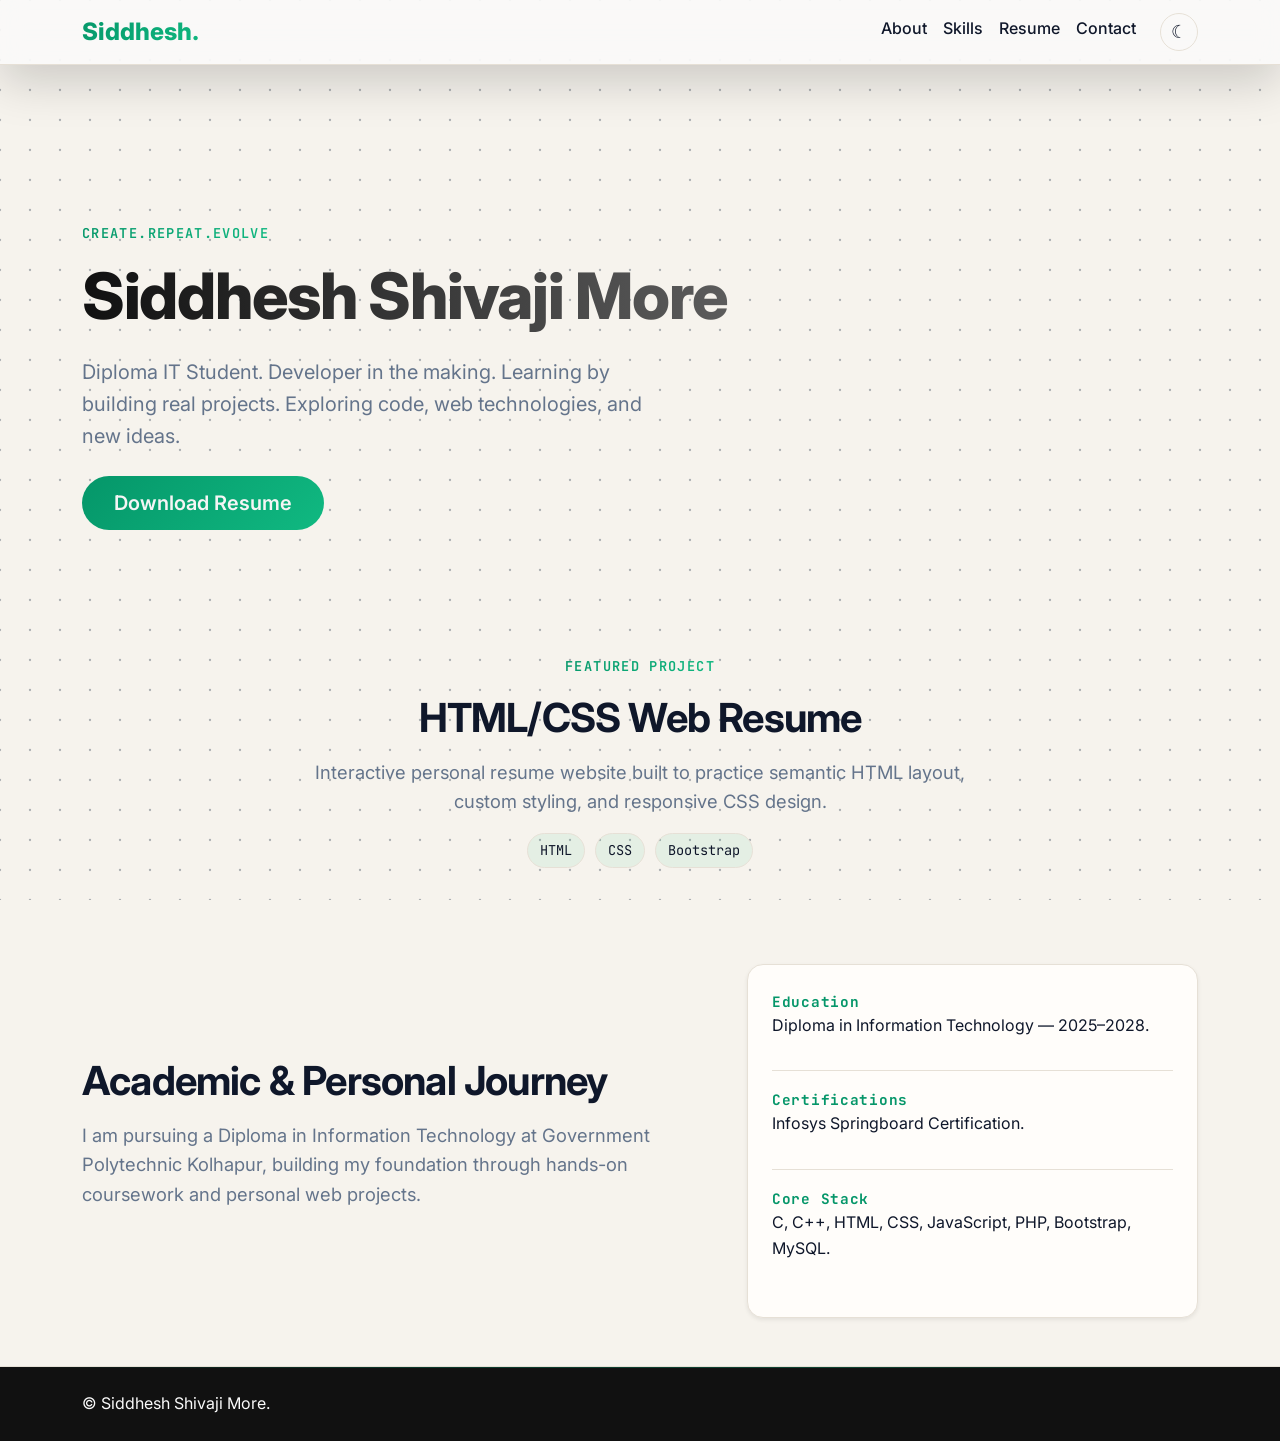
<file: index.html>
﻿<!doctype html>
<html lang="en" data-bs-theme="dark">
  <head>
    <meta charset="UTF-8" />
    <meta name="viewport" content="width=device-width, initial-scale=1.0" />
    <meta
      name="description"
      content="Portfolio of Siddhesh More - Diploma IT Student and aspiring Full-Stack Web Developer."
    />
    <title>Siddhesh | Portfolio</title>
    <link
      href="https://cdn.jsdelivr.net/npm/bootstrap@5.3.8/dist/css/bootstrap.min.css"
      rel="stylesheet"
    />
    <link
      href="https://fonts.googleapis.com/css2?family=Inter:wght@400;500;600;700;800&family=JetBrains+Mono:wght@400;500&display=swap"
      rel="stylesheet"
    />
    <script src="main.js" defer></script>
    <link rel="stylesheet" href="my.css" />
  </head>
  <body>
    <nav class="navbar navbar-expand-lg navbar-glass shadow-lg">
      <div class="container">
        <a class="navbar-brand fw-bold fs-4" href="index.html">Siddhesh.</a>
        <button
          class="navbar-toggler"
          type="button"
          data-bs-toggle="collapse"
          data-bs-target="#navbarNav"
          aria-controls="navbarNav"
          aria-expanded="false"
          aria-label="Toggle"
        >
          <span class="navbar-toggler-icon"></span>
        </button>

        <div class="collapse navbar-collapse" id="navbarNav">
          <ul class="navbar-nav ms-auto">
            <li class="nav-item">
              <a class="nav-link" href="about.html">About</a>
            </li>
            <li class="nav-item">
              <a class="nav-link" href="skills.html">Skills</a>
            </li>
            <li class="nav-item">
              <a class="nav-link" href="resume.html">Resume</a>
            </li>
            <li class="nav-item">
              <a class="nav-link" href="contact.php">Contact</a>
            </li>
          </ul>
          <button
            class="theme-toggle ms-lg-3 mt-3 mt-lg-0"
            type="button"
            data-theme-toggle
            aria-label="Switch to light theme"
            title="Switch to light theme"
            aria-pressed="false"
          >
            ☀
          </button>
        </div>
      </div>
    </nav>

    <main>
      <section class="animate-in hero hero-sm d-flex align-items-center">
        <div class="container text-center text-md-start">
          <div class="row align-items-center">
            <div class="col-lg-8">
              <p class="eyebrow">Create.Repeat.Evolve</p>
              <h1 class="hero-title">Siddhesh Shivaji More</h1>
              <p class="hero-text mb-4">
                Diploma IT Student. Developer in the making. Learning by
                building real projects. Exploring code, web technologies, and
                new ideas.
              </p>
              <a class="btn btn-primary btn-lg" href="resume.pdf" download>
                Download Resume
              </a>
            </div>
          </div>
        </div>
      </section>

      <section class="animate-in container py-5">
        <div class="text-center mb-5">
          <p class="eyebrow">Featured project</p>
          <h2 class="section-title">HTML/CSS Web Resume</h2>
          <p class="section-intro mx-auto">
            Interactive personal resume website built to practice semantic HTML
            layout, custom styling, and responsive CSS design.
          </p>
          <div class="skill-tags justify-content-center mb-4">
            <span class="skill-tag">HTML</span>
            <span class="skill-tag">CSS</span>
            <span class="skill-tag">Bootstrap</span>
          </div>
        </div>
      </section>

      <section class="animate-in container pb-5">
        <div class="row align-items-center gy-4">
          <div class="col-lg-7">
            <h2 class="section-title">Academic & Personal Journey</h2>
            <p class="section-intro">
              I am pursuing a Diploma in Information Technology at Government
              Polytechnic Kolhapur, building my foundation through hands-on
              coursework and personal web projects.
            </p>
          </div>
          <div class="col-lg-5">
            <div class="overview p-4 rounded-4 shadow-sm">
              <div class="overview-item mb-3">
                <strong>Education</strong>
                <p>
                  Diploma in Information Technology &mdash; 2025&ndash;2028.
                </p>
              </div>
              <div class="overview-item mb-3">
                <strong>Certifications</strong>
                <p>Infosys Springboard Certification.</p>
              </div>
              <div class="overview-item">
                <strong>Core Stack</strong>
                <p>C, C++, HTML, CSS, JavaScript, PHP, Bootstrap, MySQL.</p>
              </div>
            </div>
          </div>
        </div>
      </section>
    </main>

    <footer class="footer py-4 bg-dark text-light">
      <div
        class="container d-flex flex-column flex-md-row justify-content-between align-items-center"
      >
        <p class="mb-2 mb-md-0">&copy; Siddhesh Shivaji More.</p>
      </div>
    </footer>

    <script src="https://cdn.jsdelivr.net/npm/bootstrap@5.3.8/dist/js/bootstrap.bundle.min.js"></script>
  </body>
</html>
</file>
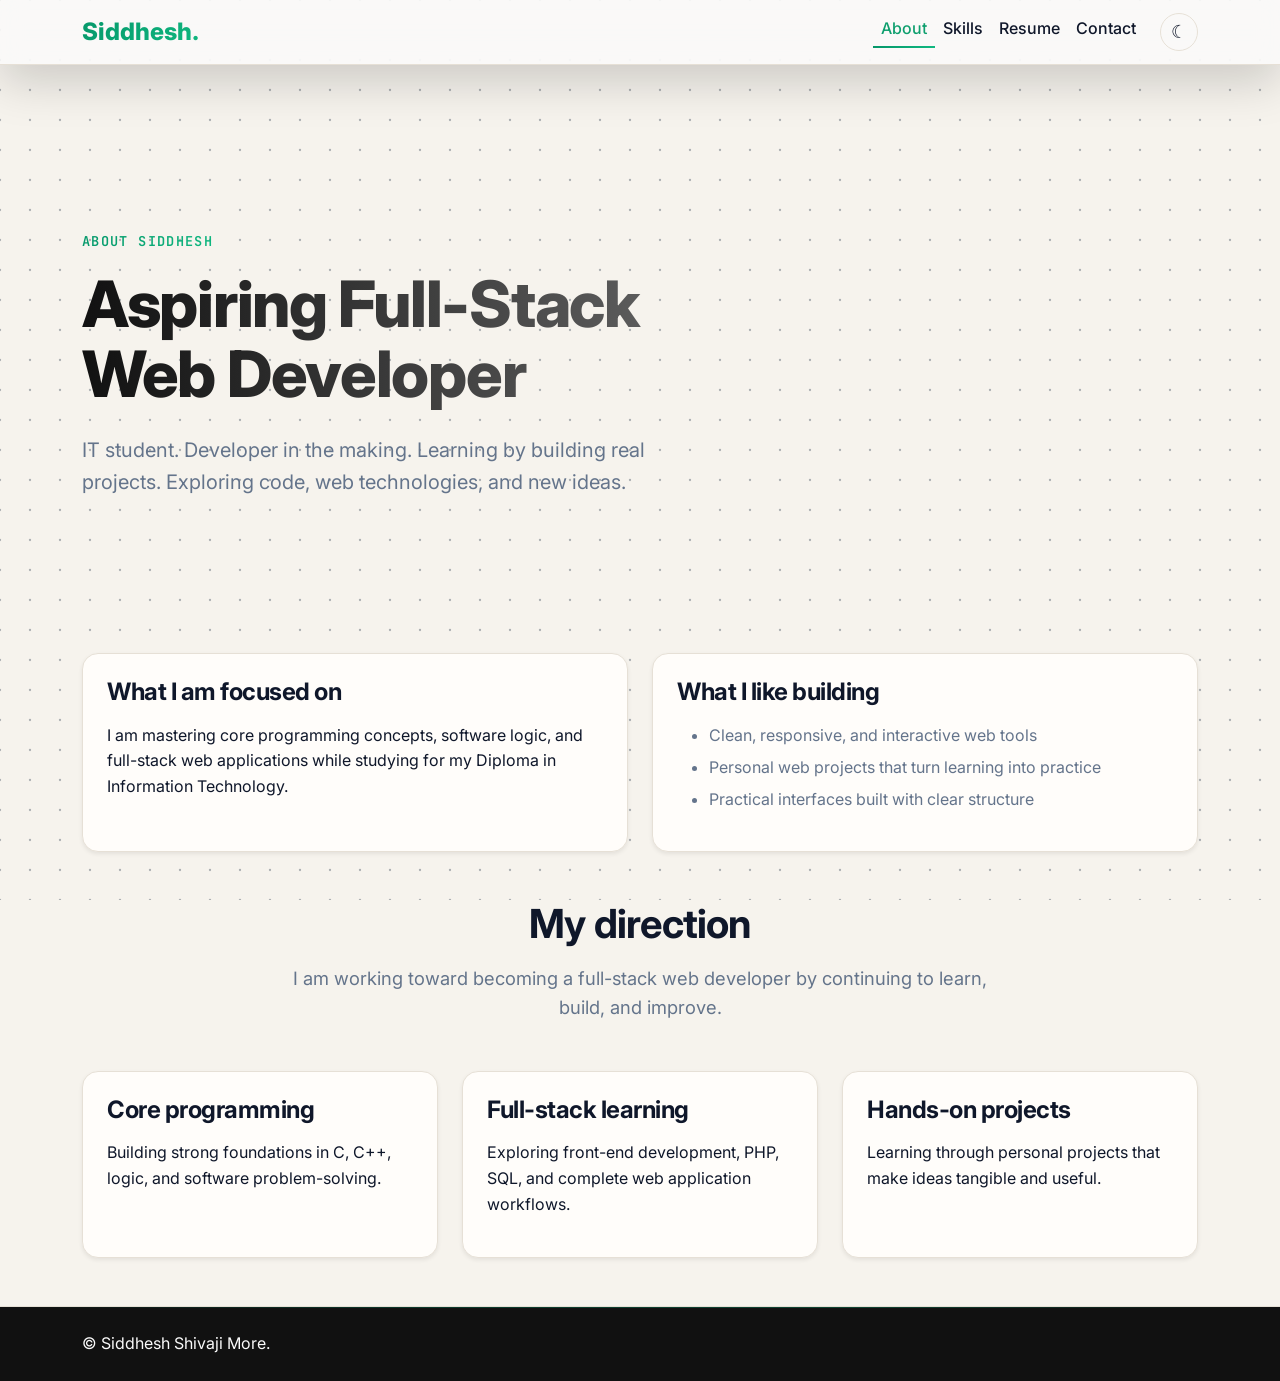
<file: about.html>
﻿<!doctype html>
<html lang="en" data-bs-theme="dark">
  <head>
    <meta charset="UTF-8" />
    <meta name="viewport" content="width=device-width, initial-scale=1.0" />
    <meta
      name="description"
      content="Portfolio of Siddhesh More - Diploma IT Student and aspiring Full-Stack Web Developer."
    />
    <title>Siddhesh | About</title>
    <link
      href="https://cdn.jsdelivr.net/npm/bootstrap@5.3.8/dist/css/bootstrap.min.css"
      rel="stylesheet"
    />
    <link
      href="https://fonts.googleapis.com/css2?family=Inter:wght@400;500;600;700;800&family=JetBrains+Mono:wght@400;500&display=swap"
      rel="stylesheet"
    />
    <script src="main.js" defer></script>
    <link rel="stylesheet" href="my.css" />
  </head>
  <body>
    <nav class="navbar navbar-expand-lg navbar-glass shadow-lg">
      <div class="container">
        <a class="navbar-brand fw-bold fs-4" href="index.html">Siddhesh.</a>
        <button
          class="navbar-toggler"
          type="button"
          data-bs-toggle="collapse"
          data-bs-target="#navbarNav"
          aria-controls="navbarNav"
          aria-expanded="false"
          aria-label="Toggle"
        >
          <span class="navbar-toggler-icon"></span>
        </button>

        <div class="collapse navbar-collapse" id="navbarNav">
          <ul class="navbar-nav ms-auto">
            <li class="nav-item">
              <a class="nav-link active" href="about.html">About</a>
            </li>
            <li class="nav-item">
              <a class="nav-link" href="skills.html">Skills</a>
            </li>
            <li class="nav-item">
              <a class="nav-link" href="resume.html">Resume</a>
            </li>
            <li class="nav-item">
              <a class="nav-link" href="contact.php">Contact</a>
            </li>
          </ul>
          <button
            class="theme-toggle ms-lg-3 mt-3 mt-lg-0"
            type="button"
            data-theme-toggle
            aria-label="Switch to light theme"
            title="Switch to light theme"
            aria-pressed="false"
          >
            ☀
          </button>
        </div>
      </div>
    </nav>

    <main>
      <section class="animate-in hero hero-sm d-flex align-items-center">
        <div class="container text-center text-md-start">
          <div class="row align-items-center">
            <div class="col-lg-7">
              <p class="eyebrow">About Siddhesh</p>
              <h1 class="hero-title">Aspiring Full-Stack Web Developer</h1>
              <p class="hero-text mb-4">
                IT student. Developer in the making. Learning by building real
                projects. Exploring code, web technologies, and new ideas.
              </p>
            </div>
          </div>
        </div>
      </section>

      <section class="animate-in container py-5">
        <div class="row gy-4">
          <div class="col-lg-6">
            <div class="feature p-4 rounded-4 shadow-sm h-100">
              <h2>What I am focused on</h2>
              <p>
                I am mastering core programming concepts, software logic, and
                full-stack web applications while studying for my Diploma in
                Information Technology.
              </p>
            </div>
          </div>
          <div class="col-lg-6">
            <div class="feature p-4 rounded-4 shadow-sm h-100">
              <h2>What I like building</h2>
              <ul>
                <li>Clean, responsive, and interactive web tools</li>
                <li>Personal web projects that turn learning into practice</li>
                <li>Practical interfaces built with clear structure</li>
              </ul>
            </div>
          </div>
        </div>
      </section>

      <section class="animate-in container pb-5">
        <div class="text-center mb-5">
          <h2 class="section-title">My direction</h2>
          <p class="section-intro mx-auto">
            I am working toward becoming a full-stack web developer by
            continuing to learn, build, and improve.
          </p>
        </div>

        <div class="row g-4">
          <div class="col-md-4">
            <article class="feature p-4 rounded-4 shadow-sm h-100">
              <h3>Core programming</h3>
              <p>
                Building strong foundations in C, C++, logic, and software
                problem-solving.
              </p>
            </article>
          </div>
          <div class="col-md-4">
            <article class="feature p-4 rounded-4 shadow-sm h-100">
              <h3>Full-stack learning</h3>
              <p>
                Exploring front-end development, PHP, SQL, and complete web
                application workflows.
              </p>
            </article>
          </div>
          <div class="col-md-4">
            <article class="feature p-4 rounded-4 shadow-sm h-100">
              <h3>Hands-on projects</h3>
              <p>
                Learning through personal projects that make ideas tangible and
                useful.
              </p>
            </article>
          </div>
        </div>
      </section>
    </main>

    <footer class="footer py-4 bg-dark text-light">
      <div
        class="container d-flex flex-column flex-md-row justify-content-between align-items-center"
      >
        <p class="mb-2 mb-md-0">&copy; Siddhesh Shivaji More.</p>
      </div>
    </footer>

    <script src="https://cdn.jsdelivr.net/npm/bootstrap@5.3.8/dist/js/bootstrap.bundle.min.js"></script>
  </body>
</html>
</file>
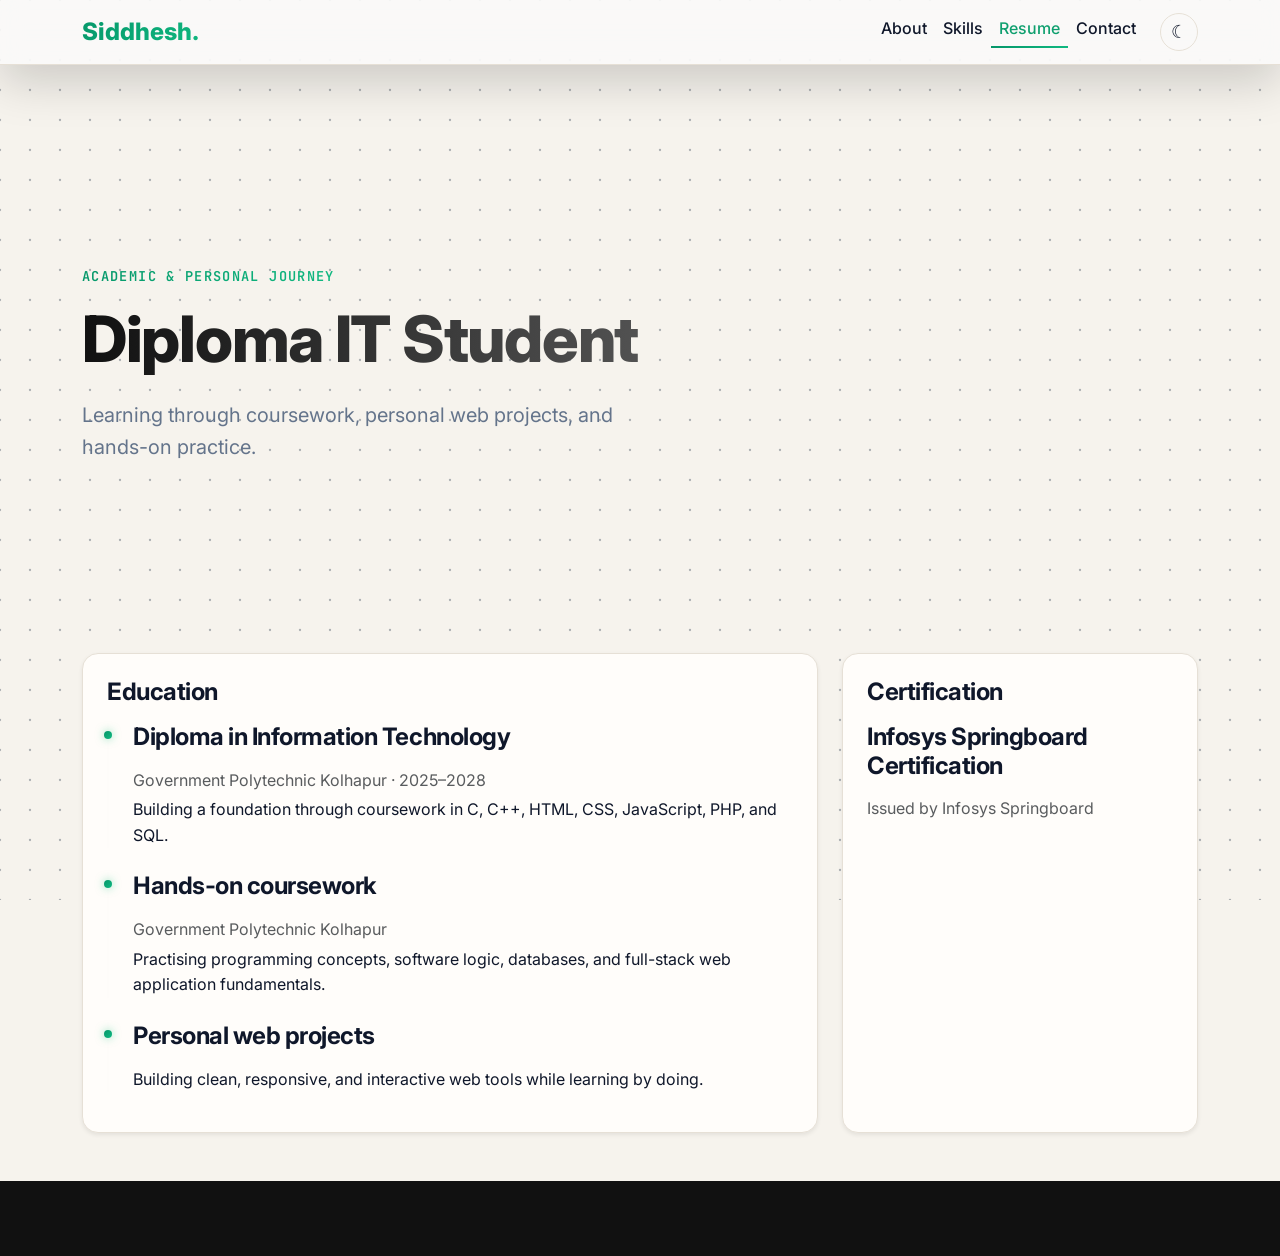
<file: resume.html>
﻿<!doctype html>
<html lang="en" data-bs-theme="dark">
  <head>
    <meta charset="UTF-8" />
    <meta name="viewport" content="width=device-width, initial-scale=1.0" />
    <meta
      name="description"
      content="Portfolio of Siddhesh More - Diploma IT Student and aspiring Full-Stack Web Developer."
    />
    <title>Siddhesh | Resume</title>
    <link
      href="https://cdn.jsdelivr.net/npm/bootstrap@5.3.8/dist/css/bootstrap.min.css"
      rel="stylesheet"
    />
    <link
      href="https://fonts.googleapis.com/css2?family=Inter:wght@400;500;600;700;800&family=JetBrains+Mono:wght@400;500&display=swap"
      rel="stylesheet"
    />
    <script src="main.js" defer></script>
    <link rel="stylesheet" href="my.css" />
  </head>
  <body>
    <nav class="navbar navbar-expand-lg navbar-glass shadow-lg">
      <div class="container">
        <a class="navbar-brand fw-bold fs-4" href="index.html">Siddhesh.</a>
        <button
          class="navbar-toggler"
          type="button"
          data-bs-toggle="collapse"
          data-bs-target="#navbarNav"
          aria-controls="navbarNav"
          aria-expanded="false"
          aria-label="Toggle"
        >
          <span class="navbar-toggler-icon"></span>
        </button>

        <div class="collapse navbar-collapse" id="navbarNav">
          <ul class="navbar-nav ms-auto">
            <li class="nav-item">
              <a class="nav-link" href="about.html">About</a>
            </li>
            <li class="nav-item">
              <a class="nav-link" href="skills.html">Skills</a>
            </li>
            <li class="nav-item">
              <a class="nav-link active" href="resume.html">Resume</a>
            </li>
            <li class="nav-item">
              <a class="nav-link" href="contact.php">Contact</a>
            </li>
          </ul>
          <button
            class="theme-toggle ms-lg-3 mt-3 mt-lg-0"
            type="button"
            data-theme-toggle
            aria-label="Switch to light theme"
            title="Switch to light theme"
            aria-pressed="false"
          >
            ☀
          </button>
        </div>
      </div>
    </nav>

    <main>
      <section class="animate-in hero hero-sm d-flex align-items-center">
        <div class="container text-center text-md-start">
          <div class="row align-items-center">
            <div class="col-lg-8">
              <p class="eyebrow">Academic & Personal Journey</p>
              <h1 class="hero-title">Diploma IT Student</h1>
              <p class="hero-text mb-4">
                Learning through coursework, personal web projects, and hands-on
                practice.
              </p>
            </div>
          </div>
        </div>
      </section>

      <section class="animate-in container py-5">
        <div class="row g-4">
          <div class="col-lg-8">
            <div class="feature p-4 rounded-4 shadow-sm">
              <h2>Education</h2>
              <div class="resume-item mb-4">
                <h3>Diploma in Information Technology</h3>
                <p class="text-muted mb-1">
                  Government Polytechnic Kolhapur &middot; 2025&ndash;2028
                </p>
                <p>
                  Building a foundation through coursework in C, C++, HTML, CSS,
                  JavaScript, PHP, and SQL.
                </p>
              </div>
              <div class="resume-item mb-4">
                <h3>Hands-on coursework</h3>
                <p class="text-muted mb-1">Government Polytechnic Kolhapur</p>
                <p>
                  Practising programming concepts, software logic, databases,
                  and full-stack web application fundamentals.
                </p>
              </div>
              <div class="resume-item">
                <h3>Personal web projects</h3>
                <p>
                  Building clean, responsive, and interactive web tools while
                  learning by doing.
                </p>
              </div>
            </div>
          </div>

          <div class="col-lg-4">
            <div class="feature p-4 rounded-4 shadow-sm h-100">
              <h2>Certification</h2>
              <div class="mb-4">
                <h3>Infosys Springboard Certification</h3>
                <p class="text-muted mb-1">Issued by Infosys Springboard</p>
              </div>
            </div>
          </div>
        </div>
      </section>
    </main>

    <footer class="footer py-4 bg-dark text-light">
      <div
        class="container d-flex flex-column flex-md-row justify-content-between align-items-center"
      >
        <p class="mb-2 mb-md-0">&copy; Siddhesh Shivaji More.</p>
      </div>
    </footer>

    <script src="https://cdn.jsdelivr.net/npm/bootstrap@5.3.8/dist/js/bootstrap.bundle.min.js"></script>
  </body>
</html>
</file>
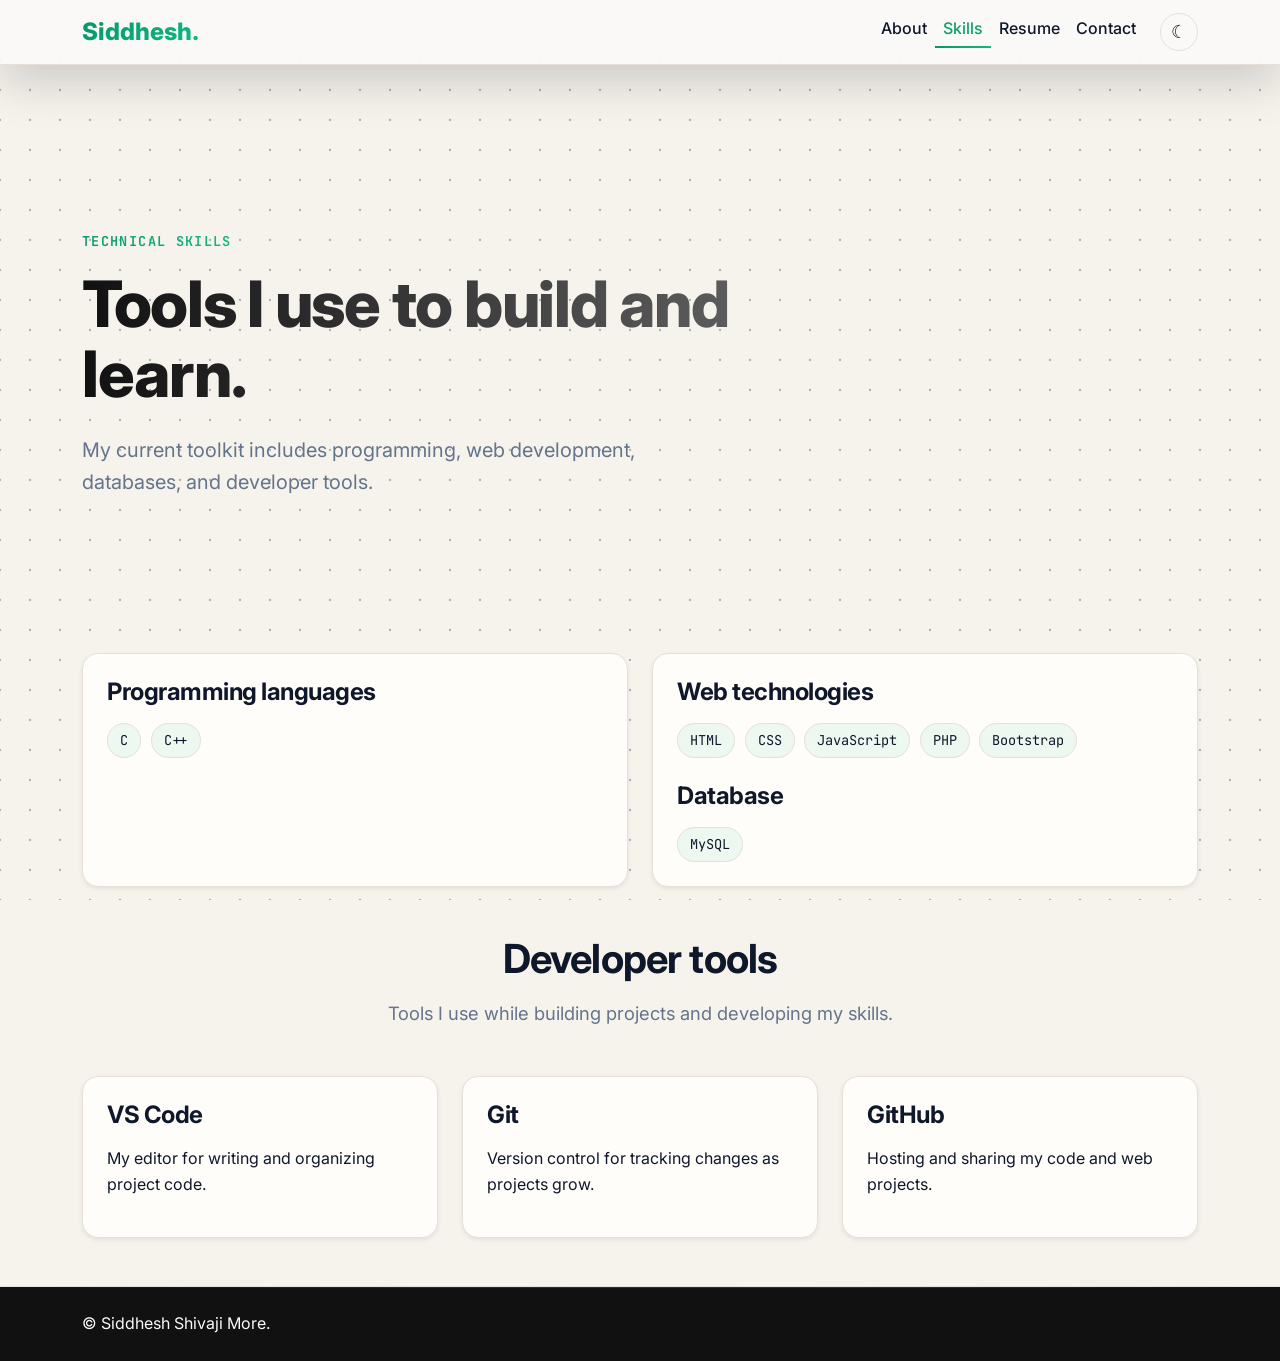
<file: skills.html>
﻿<!doctype html>
<html lang="en" data-bs-theme="dark">
  <head>
    <meta charset="UTF-8" />
    <meta name="viewport" content="width=device-width, initial-scale=1.0" />
    <meta
      name="description"
      content="Portfolio of Siddhesh More - Diploma IT Student and aspiring Full-Stack Web Developer."
    />
    <title>Siddhesh | Skills</title>
    <link
      href="https://cdn.jsdelivr.net/npm/bootstrap@5.3.8/dist/css/bootstrap.min.css"
      rel="stylesheet"
    />
    <link
      href="https://fonts.googleapis.com/css2?family=Inter:wght@400;500;600;700;800&family=JetBrains+Mono:wght@400;500&display=swap"
      rel="stylesheet"
    />
    <script src="main.js" defer></script>
    <link rel="stylesheet" href="my.css" />
  </head>
  <body>
    <nav class="navbar navbar-expand-lg navbar-glass shadow-lg">
      <div class="container">
        <a class="navbar-brand fw-bold fs-4" href="index.html">Siddhesh.</a>
        <button
          class="navbar-toggler"
          type="button"
          data-bs-toggle="collapse"
          data-bs-target="#navbarNav"
          aria-controls="navbarNav"
          aria-expanded="false"
          aria-label="Toggle"
        >
          <span class="navbar-toggler-icon"></span>
        </button>

        <div class="collapse navbar-collapse" id="navbarNav">
          <ul class="navbar-nav ms-auto">
            <li class="nav-item">
              <a class="nav-link" href="about.html">About</a>
            </li>
            <li class="nav-item">
              <a class="nav-link active" href="skills.html">Skills</a>
            </li>
            <li class="nav-item">
              <a class="nav-link" href="resume.html">Resume</a>
            </li>
            <li class="nav-item">
              <a class="nav-link" href="contact.php">Contact</a>
            </li>
          </ul>
          <button
            class="theme-toggle ms-lg-3 mt-3 mt-lg-0"
            type="button"
            data-theme-toggle
            aria-label="Switch to light theme"
            title="Switch to light theme"
            aria-pressed="false"
          >
            ☀
          </button>
        </div>
      </div>
    </nav>

    <main>
      <section class="animate-in hero hero-sm d-flex align-items-center">
        <div class="container text-center text-md-start">
          <div class="row align-items-center">
            <div class="col-lg-8">
              <p class="eyebrow">Technical skills</p>
              <h1 class="hero-title">Tools I use to build and learn.</h1>
              <p class="hero-text mb-4">
                My current toolkit includes programming, web development,
                databases, and developer tools.
              </p>
            </div>
          </div>
        </div>
      </section>

      <section class="animate-in container py-5">
        <div class="row g-4">
          <div class="col-lg-6">
            <div class="feature p-4 rounded-4 shadow-sm h-100">
              <h2>Programming languages</h2>
              <div class="skill-tags">
                <span class="skill-tag">C</span>
                <span class="skill-tag">C++</span>
              </div>
            </div>
          </div>

          <div class="col-lg-6">
            <div class="feature p-4 rounded-4 shadow-sm h-100">
              <h2>Web technologies</h2>
              <div class="skill-tags">
                <span class="skill-tag">HTML</span>
                <span class="skill-tag">CSS</span>
                <span class="skill-tag">JavaScript</span>
                <span class="skill-tag">PHP</span>
                <span class="skill-tag">Bootstrap</span>
              </div>
              <h2 class="mt-4">Database</h2>
              <div class="skill-tags">
                <span class="skill-tag">MySQL</span>
              </div>
            </div>
          </div>
        </div>
      </section>

      <section class="animate-in container pb-5">
        <div class="text-center mb-5">
          <h2 class="section-title">Developer tools</h2>
          <p class="section-intro mx-auto">
            Tools I use while building projects and developing my skills.
          </p>
        </div>

        <div class="row g-4">
          <div class="col-md-4">
            <article class="feature p-4 rounded-4 shadow-sm h-100">
              <h3>VS Code</h3>
              <p>My editor for writing and organizing project code.</p>
            </article>
          </div>
          <div class="col-md-4">
            <article class="feature p-4 rounded-4 shadow-sm h-100">
              <h3>Git</h3>
              <p>Version control for tracking changes as projects grow.</p>
            </article>
          </div>
          <div class="col-md-4">
            <article class="feature p-4 rounded-4 shadow-sm h-100">
              <h3>GitHub</h3>
              <p>Hosting and sharing my code and web projects.</p>
            </article>
          </div>
        </div>
      </section>
    </main>

    <footer class="footer py-4 bg-dark text-light">
      <div
        class="container d-flex flex-column flex-md-row justify-content-between align-items-center"
      >
        <p class="mb-2 mb-md-0">&copy; Siddhesh Shivaji More.</p>
      </div>
    </footer>

    <script src="https://cdn.jsdelivr.net/npm/bootstrap@5.3.8/dist/js/bootstrap.bundle.min.js"></script>
  </body>
</html>
</file>
<file: my.css>
:root {
  --bg-color: #0b0f17;
  --dot-color: rgba(226, 232, 240, 0.2);
  --bg-card: #131b2e;
  --border-glass: rgba(255, 255, 255, 0.08);
  --accent-1: #19c37d;
  --accent-2: #00e676;
  --accent-gradient: linear-gradient(135deg, #19c37d, #00e676);
  --text-main: #f3f4f6;
  --text-heading: #ffffff;
  --text-muted: #9ca3af;
  --font-primary: "Inter", sans-serif;
  --font-mono: "JetBrains Mono", monospace;
  --glow-shadow: 0 4px 16px rgba(25, 195, 125, 0.2);
}

[data-bs-theme="light"] {
  --bg-color: #f6f3ed;
  --dot-color: rgba(51, 65, 85, 0.38);
  --bg-card: #fffdfa;
  --border-glass: #e6e0d6;
  --accent-1: #059669;
  --accent-2: #10b981;
  --accent-gradient: linear-gradient(135deg, #059669, #10b981);
  --text-main: #0f172a;
  --text-heading: #0f172a;
  --text-muted: #64748b;
  --glow-shadow: 0 4px 16px rgba(5, 150, 105, 0.15);
}

html {
  scroll-behavior: smooth;
}

body {
  background: var(--bg-color);
  color: var(--text-main);
  font-family: var(--font-primary);
  position: relative;
  overflow-x: hidden;
  isolation: isolate;
  min-height: 100vh;
}

.dot-grid {
  position: fixed;
  inset: 0;
  z-index: 0;
  display: block;
  pointer-events: none;
}

body > nav,
body > main,
body > footer {
  position: relative;
  z-index: 1;
}

::selection {
  background: rgba(25, 195, 125, 0.5);
  color: #f5f5f5;
}

/* Custom Scrollbar */
::-webkit-scrollbar {
  width: 10px;
}
::-webkit-scrollbar-track {
  background: var(--bg-color);
}
::-webkit-scrollbar-thumb {
  background: rgba(255, 255, 255, 0.1);
  border-radius: 5px;
}
::-webkit-scrollbar-thumb:hover {
  background: var(--accent-2);
}

/* Typography */
h1,
h2,
h3,
h4,
h5,
h6 {
  color: var(--text-heading);
  font-weight: 700;
  letter-spacing: -0.02em;
}

p {
  line-height: 1.6;
}

.eyebrow {
  font-family: var(--font-mono);
  text-transform: uppercase;
  font-size: 0.85rem;
  letter-spacing: 0.1em;
  background: var(--accent-gradient);
  background-clip: text;
  -webkit-background-clip: text;
  -webkit-text-fill-color: transparent;
  font-weight: 600;
  margin-bottom: 1rem;
  display: inline-block;
}

/* Navbar */
.navbar-glass {
  background: rgba(11, 15, 23, 0.8) !important;
  backdrop-filter: blur(12px);
  -webkit-backdrop-filter: blur(12px);
  border-bottom: 1px solid var(--border-glass);
  box-shadow: 0 4px 30px rgba(0, 0, 0, 0.1);
  position: sticky;
  top: 0;
  z-index: 1000;
  transition: all 0.3s ease;
}

[data-bs-theme="light"] .navbar-glass {
  background: rgba(250, 250, 250, 0.82) !important;
  box-shadow: 0 4px 30px rgba(0, 0, 0, 0.08);
}

.navbar-brand {
  position: relative;
  font-weight: 800 !important;
  background: var(--accent-gradient);
  background-clip: text;
  -webkit-background-clip: text;
  -webkit-text-fill-color: transparent;
}

.navbar-brand::after {
  content: "";
  position: absolute;
  left: 0;
  bottom: 0.15rem;
  width: 0;
  height: 2px;
  background: var(--accent-1);
  transition: width 0.3s ease;
}

.navbar-brand:hover::after,
.navbar-brand:focus-visible::after {
  width: 100%;
}

.theme-toggle {
  width: 2.4rem;
  height: 2.4rem;
  border: 1px solid var(--border-glass);
  border-radius: 999px;
  background: transparent;
  color: var(--text-main);
  font-size: 1.1rem;
  line-height: 1;
  padding: 0;
  transition: all 0.3s ease;
}

.theme-toggle:hover,
.theme-toggle:focus-visible {
  border-color: var(--accent-1);
  color: var(--text-heading);
  outline: none;
}

.nav-link {
  display: inline-block;
  color: var(--text-main) !important;
  font-weight: 500;
  position: relative;
  transition: color 0.3s ease;
  padding: 0.5rem 1rem;
}

.nav-link::after {
  content: "";
  position: absolute;
  width: 0;
  height: 2px;
  bottom: 0;
  left: 0;
  background: var(--accent-gradient);
  transition: all 0.3s ease;
  transform: none;
}

.nav-link:hover::after,
.nav-link.active::after {
  width: 100%;
}

.nav-link:hover,
.nav-link.active {
  color: #19c37d !important;
}

[data-bs-theme="light"] .nav-link:hover,
[data-bs-theme="light"] .nav-link.active {
  color: #0e9f6e !important;
}

/* Hero Section */
.hero {
  position: relative;
  min-height: 100vh;
  padding-top: 80px;
  overflow: hidden;
}

.hero > .container {
  position: relative;
  z-index: 1;
  pointer-events: none;
}

.hero > .container a,
.hero > .container button {
  pointer-events: auto;
}

.hero-sm {
  min-height: 60vh;
}

.hero-title {
  font-size: clamp(2.5rem, 5vw, 4.5rem);
  font-weight: 800;
  line-height: 1.1;
  margin-bottom: 1.5rem;
  background: linear-gradient(to right, #f5f5f5, #a3a3a3);
  background-clip: text;
  -webkit-background-clip: text;
  -webkit-text-fill-color: transparent;
}

[data-bs-theme="light"] .hero-title {
  background: linear-gradient(to right, #111111, #666666);
  background-clip: text;
  -webkit-background-clip: text;
}

.hero-text {
  font-size: 1.25rem;
  color: var(--text-muted);
  max-width: 600px;
}

/* Glassmorphism Cards */
.feature,
.hero-card,
.contact-card,
.overview {
  background: var(--bg-card);
  backdrop-filter: blur(12px);
  -webkit-backdrop-filter: blur(12px);
  border: 1px solid var(--border-glass);
  transition: all 0.4s cubic-bezier(0.175, 0.885, 0.32, 1.275);
}

.feature:hover,
.hero-card:hover,
.contact-card:hover,
.overview:hover {
  transform: translateY(-3px);
  border-color: var(--accent-1);
  box-shadow: 0 10px 20px -5px rgba(25, 195, 125, 0.15);
}

.feature h2,
.feature h3,
.contact-card h2,
.contact-card h3 {
  font-size: 1.5rem;
  margin-bottom: 1rem;
}

/* Buttons */
.btn {
  padding: 0.75rem 2rem;
  font-weight: 600;
  border-radius: 50px;
  transition: all 0.3s ease;
}

.btn-primary {
  background: var(--accent-gradient);
  border: none;
  color: #f5f5f5;
}

.btn-primary:hover {
  background: var(--accent-gradient);
  box-shadow: var(--glow-shadow);
  transform: translateY(-2px);
}

.btn-outline-secondary {
  background: transparent;
  border: 2px solid var(--border-glass);
  color: var(--text-main);
  position: relative;
  z-index: 1;
}

.btn-outline-secondary:hover {
  border-color: var(--accent-2);
  color: #f5f5f5;
  background: rgba(25, 195, 125, 0.1);
  box-shadow: 0 0 15px rgba(25, 195, 125, 0.2);
}

.skill-tags {
  display: flex;
  flex-wrap: wrap;
  gap: 0.6rem;
}

.skill-tag {
  display: inline-block;
  border: 1px solid var(--border-glass);
  border-radius: 999px;
  color: var(--text-main);
  background: rgba(25, 195, 125, 0.08);
  padding: 0.4rem 0.75rem;
  font-family: var(--font-mono);
  font-size: 0.85rem;
}

/* Form Styling */
.form-control {
  background: rgba(245, 245, 245, 0.03);
  border: 1px solid var(--border-glass);
  color: #f5f5f5;
  border-radius: 12px;
  padding: 0.8rem 1rem;
  transition: all 0.3s ease;
}

.form-control:focus {
  background: rgba(245, 245, 245, 0.05);
  border-color: var(--accent-1);
  box-shadow: 0 0 0 0.25rem rgba(25, 195, 125, 0.25);
  color: #f5f5f5;
}

.form-control::placeholder {
  color: var(--text-muted);
}

[data-bs-theme="light"] .form-control {
  background: rgba(255, 255, 255, 0.7);
  color: #111111;
}

.form-label {
  font-weight: 500;
  color: var(--text-main);
  margin-bottom: 0.5rem;
}

/* Footer */
.footer {
  background: rgba(11, 15, 23, 0.8) !important;
  backdrop-filter: blur(10px);
  border-top: 1px solid var(--border-glass);
  position: relative;
}

[data-bs-theme="light"] .footer.text-light {
  background: #111111 !important;
  color: #fafafa !important;
}

.footer::before {
  content: "";
  position: absolute;
  top: 0;
  left: 0;
  width: 100%;
  height: 1px;
  background: linear-gradient(
    90deg,
    transparent,
    var(--accent-1),
    var(--accent-2),
    transparent
  );
  opacity: 0.3;
}

.footer-links a {
  color: var(--text-muted);
  text-decoration: none;
  margin-left: 1.5rem;
  transition: color 0.3s ease;
}

.footer-links a:hover {
  color: var(--accent-1);
}

/* Animations */
@keyframes fadeInUp {
  from {
    opacity: 0;
    transform: translateY(30px);
  }
  to {
    opacity: 1;
    transform: translateY(0);
  }
}

.animate-in {
  animation: fadeInUp 0.8s cubic-bezier(0.165, 0.84, 0.44, 1) forwards;
  opacity: 0;
}

/* Stagger animations for child elements inside sections */
.animate-in:nth-child(1) {
  animation-delay: 0.1s;
}
.animate-in:nth-child(2) {
  animation-delay: 0.2s;
}
.animate-in:nth-child(3) {
  animation-delay: 0.3s;
}
.animate-in:nth-child(4) {
  animation-delay: 0.4s;
}

/* Utilities */
.section-title {
  font-size: 2.5rem;
  margin-bottom: 1rem;
}

.section-intro {
  font-size: 1.15rem;
  color: var(--text-muted);
  max-width: 700px;
}

/* Link styling */
a {
  color: var(--accent-1);
  text-decoration: none;
  transition: color 0.3s ease;
}

a:hover {
  color: var(--accent-2);
}

/* Contact card links */
.contact-card a {
  background: var(--accent-gradient);
  background-clip: text;
  -webkit-background-clip: text;
  -webkit-text-fill-color: transparent;
  font-weight: 600;
}

.contact-card a:hover {
  filter: brightness(1.2);
}

/* Resume timeline */
.resume-item {
  border-left: 2px solid rgba(245, 245, 245, 0.12);
  padding-left: 1.5rem;
  position: relative;
}

.resume-item::before {
  content: "";
  position: absolute;
  left: -5px;
  top: 8px;
  width: 8px;
  height: 8px;
  border-radius: 50%;
  background: var(--accent-gradient);
  box-shadow: 0 0 8px rgba(25, 195, 125, 0.5);
}

/* List styling in dark theme */
ul li {
  color: var(--text-muted);
  margin-bottom: 0.5rem;
}

.overview-item {
  border-bottom: 1px solid var(--border-glass);
  padding-bottom: 1rem;
}

.overview-item:last-child {
  border-bottom: none;
}

.overview-item strong {
  font-family: var(--font-mono);
  font-size: 0.9rem;
  letter-spacing: 0.05em;
  color: var(--accent-1);
}

/* Hero list bullets */
.hero-card li {
  color: var(--text-muted);
  padding: 0.25rem 0;
}

/* Responsive */
@media (max-width: 991px) {
  .hero {
    min-height: auto;
    padding: 4rem 0;
  }

  .hero-sm {
    min-height: auto;
    padding: 3rem 0;
  }

  .hero-title {
    font-size: 2rem;
  }

  .section-title {
    font-size: 1.75rem;
  }
}

@media (max-width: 576px) {
  .hero-title {
    font-size: 1.75rem;
  }

  .hero-text {
    font-size: 1rem;
  }

  .btn {
    padding: 0.65rem 1.5rem;
    font-size: 0.9rem;
  }

  .feature,
  .contact-card,
  .overview {
    padding: 1.25rem !important;
  }
}
</file>
